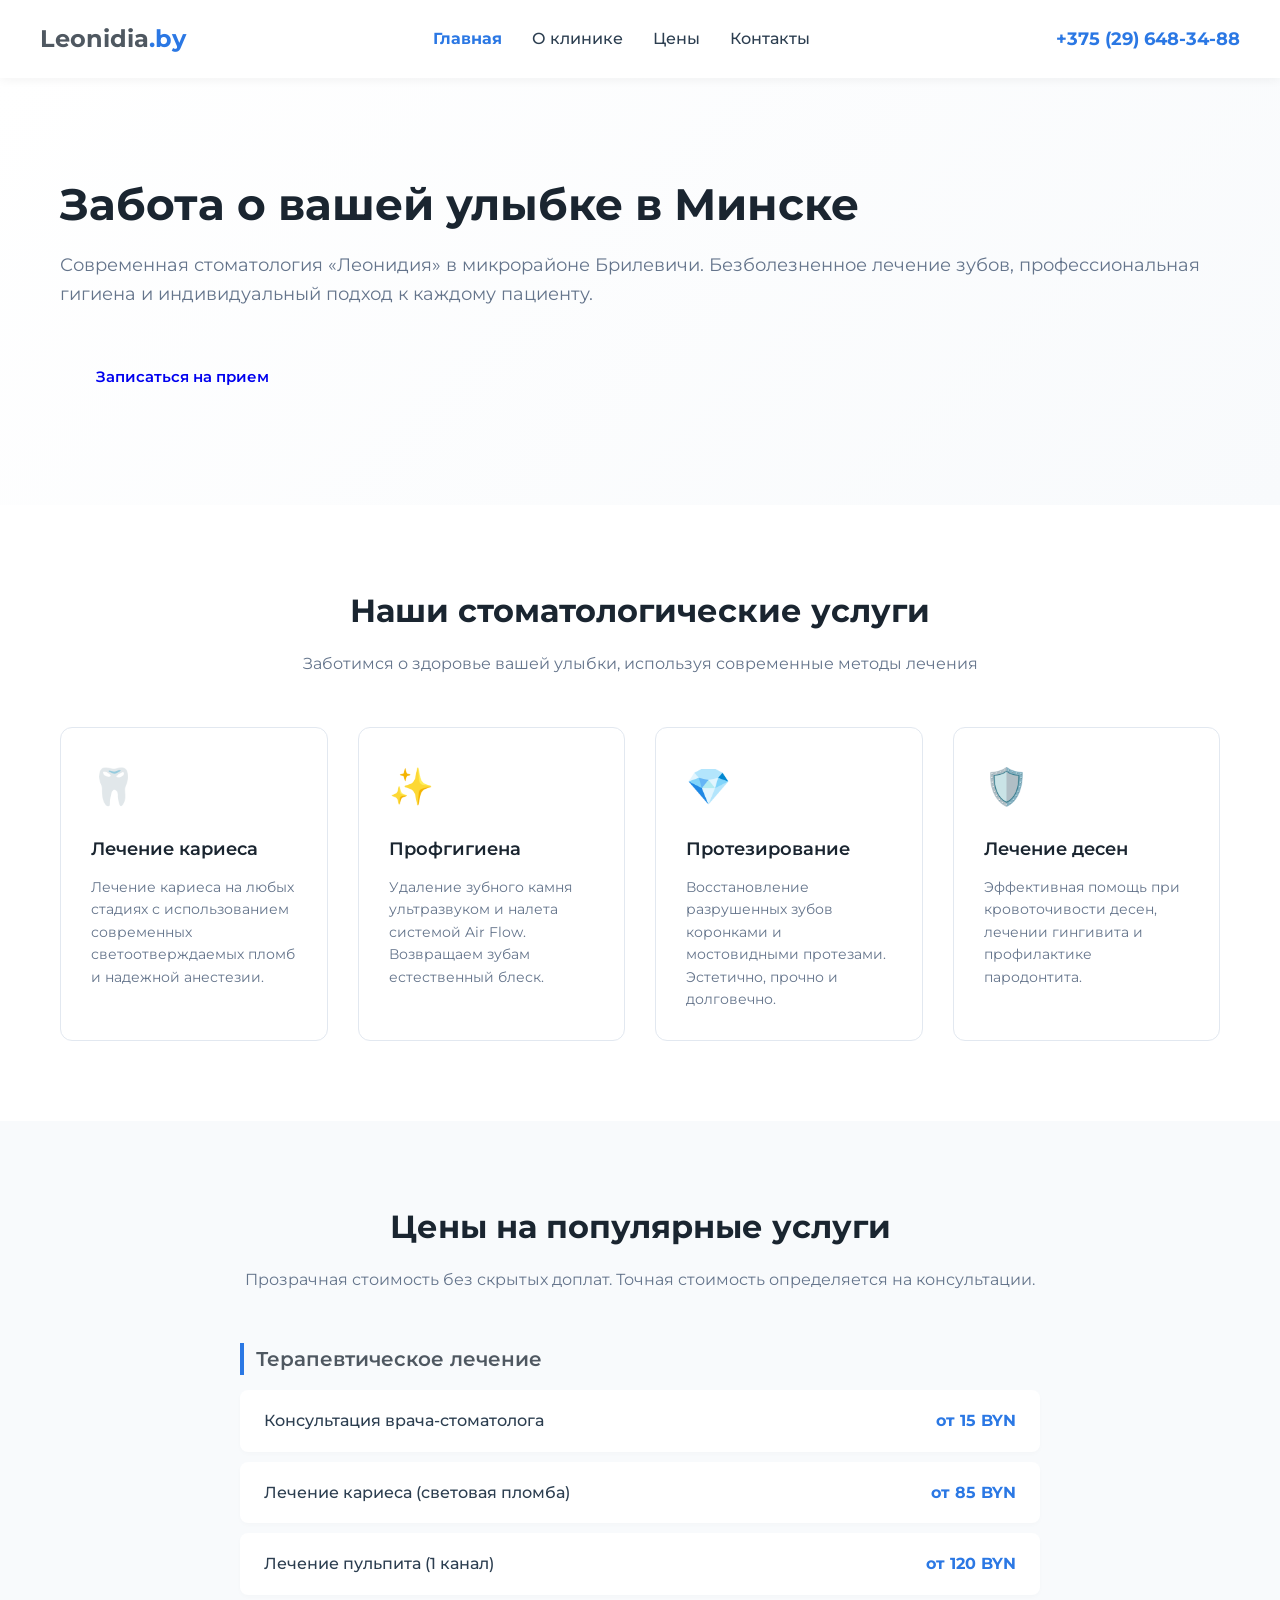
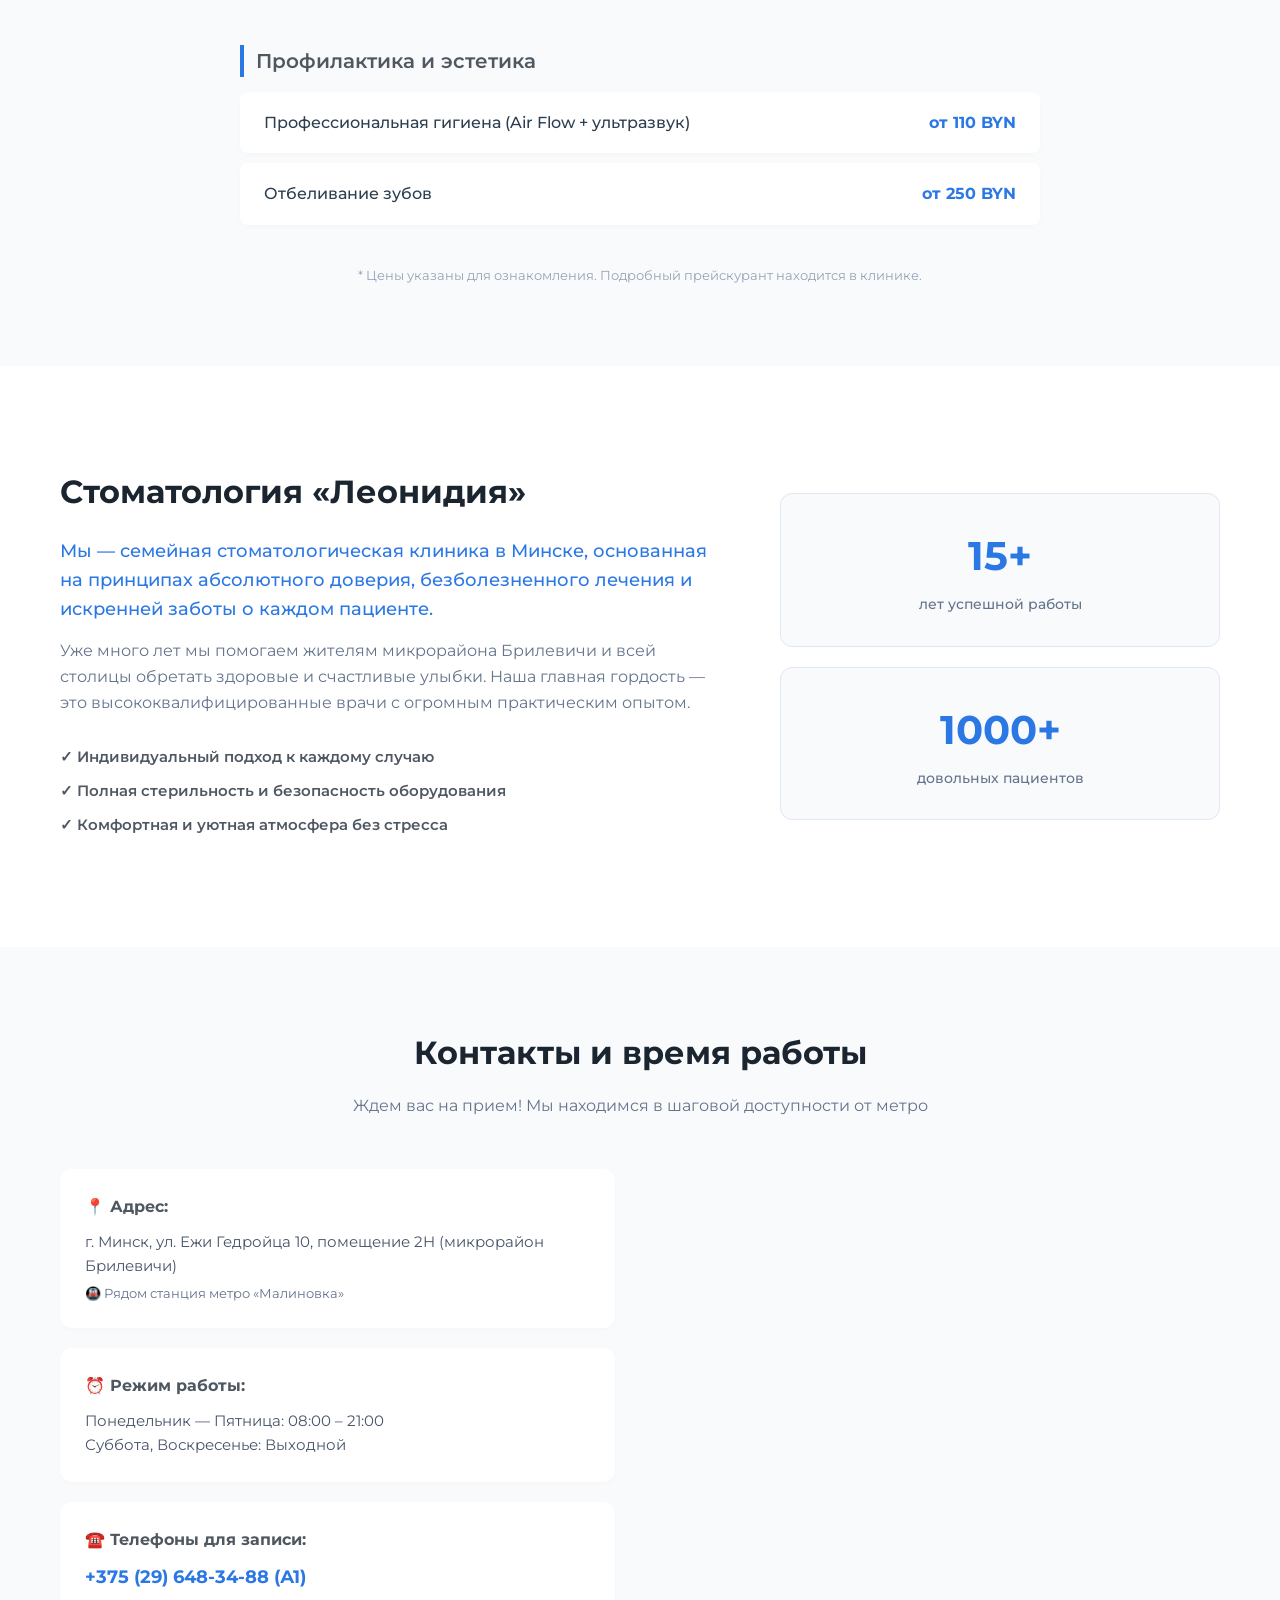
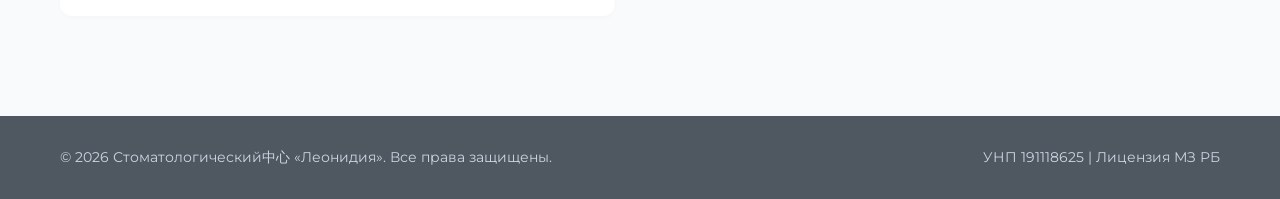
<file: index.html>
<!DOCTYPE html>
<html lang="ru">
<head>
    <meta charset="UTF-8">
    <meta name="viewport" content="width=device-width, initial-scale=1.0">
    <title>Стоматология Леонидия в Минске | Лечение зубов в Брилевичах</title>
    <link rel="preconnect" href="https://fonts.googleapis.com">
    <link rel="preconnect" href="https://fonts.gstatic.com" crossorigin>
    <link href="https://fonts.googleapis.com/css2?family=Montserrat:wght@400;500;600;700&display=swap" rel="stylesheet">
    <link rel="stylesheet" href="style.css">
</head>
<body>

<header class="main-header">
    <div class="container header-flex">
        <div class="logo"><a href="index.html">Leonidia<span>.by</span></a></div>
        <nav class="nav-menu">
            <ul>
                <li><a href="index.html" class="active-page">Главная</a></li>
                <li><a href="about.html">О клинике</a></li>
                <li><a href="prices.html">Цены</a></li>
                <li><a href="index.html#contacts">Контакты</a></li>
            </ul>
        </nav>
        <div class="header-contacts">
            <a href="tel:+375296483488" class="phone-link">+375 (29) 648-34-88</a>
        </div>
    </div>
</header>

<section class="hero-section">
    <div class="container hero-flex">
        <div class="hero-content">
            <h1>Забота о вашей улыбке в Минске</h1>
            <p>Современная стоматология «Леонидия» в микрорайоне Брилевичи. Безболезненное лечение зубов, профессиональная гигиена и индивидуальный подход к каждому пациенту.</p>
            <a href="index.html#contacts" class="btn">Записаться на прием</a>
        </div>
    </div>
</section>

<section id="services" class="services-section">
    <div class="container">
        <div class="section-header">
            <h2>Наши стоматологические услуги</h2>
            <p>Заботимся о здоровье вашей улыбки, используя современные методы лечения</p>
        </div>

        <div class="services-grid">
            <div class="service-card">
                <div class="service-icon">🦷</div>
                <h3>Лечение кариеса</h3>
                <p>Лечение кариеса на любых стадиях с использованием современных светоотверждаемых пломб и надежной анестезии.</p>
            </div>

            <div class="service-card">
                <div class="service-icon">✨</div>
                <h3>Профгигиена</h3>
                <p>Удаление зубного камня ультразвуком и налета системой Air Flow. Возвращаем зубам естественный блеск.</p>
            </div>

            <div class="service-card">
                <div class="service-icon">💎</div>
                <h3>Протезирование</h3>
                <p>Восстановление разрушенных зубов коронками и мостовидными протезами. Эстетично, прочно и долговечно.</p>
            </div>

            <div class="service-card">
                <div class="service-icon">🛡️</div>
                <h3>Лечение десен</h3>
                <p>Эффективная помощь при кровоточивости десен, лечении гингивита и профилактике пародонтита.</p>
            </div>
        </div>
    </div>
</section>

<section id="prices" class="prices-section">
    <div class="container">
        <div class="section-header">
            <h2>Цены на популярные услуги</h2>
            <p>Прозрачная стоимость без скрытых доплат. Точная стоимость определяется на консультации.</p>
        </div>

        <div class="prices-wrapper">
            <div class="price-category">
                <h3>Терапевтическое лечение</h3>
                <div class="price-item">
                    <span class="price-name">Консультация врача-стоматолога</span>
                    <span class="price-value">от 15 BYN</span>
                </div>
                <div class="price-item">
                    <span class="price-name">Лечение кариеса (световая пломба)</span>
                    <span class="price-value">от 85 BYN</span>
                </div>
                <div class="price-item">
                    <span class="price-name">Лечение пульпита (1 канал)</span>
                    <span class="price-value">от 120 BYN</span>
                </div>
            </div>

            <div class="price-category">
                <h3>Профилактика и эстетика</h3>
                <div class="price-item">
                    <span class="price-name">Профессиональная гигиена (Air Flow + ультразвук)</span>
                    <span class="price-value">от 110 BYN</span>
                </div>
                <div class="price-item">
                    <span class="price-name">Отбеливание зубов</span>
                    <span class="price-value">от 250 BYN</span>
                </div>
            </div>
        </div>

        <div class="prices-note">
            <p>* Цены указаны для ознакомления. Подробный прейскурант находится в клинике.</p>
        </div>
    </div>
</section>

<section id="about" class="about-section">
    <div class="container about-grid">
        <div class="about-content">
            <h2>Стоматология «Леонидия»</h2>
            <p class="lead">Мы — семейная стоматологическая клиника в Минске, основанная на принципах абсолютного доверия, безболезненного лечения и искренней заботы о каждом пациенте.</p>
            <p>Уже много лет мы помогаем жителям микрорайона Брилевичи и всей столицы обретать здоровые и счастливые улыбки. Наша главная гордость — это высококвалифицированные врачи с огромным практическим опытом.</p>

            <div class="features-list">
                <div class="feature-item">✓ Индивидуальный подход к каждому случаю</div>
                <div class="feature-item">✓ Полная стерильность и безопасность оборудования</div>
                <div class="feature-item">✓ Комфортная и уютная атмосфера без стресса</div>
            </div>
        </div>
        <div class="about-stats">
            <div class="stat-card">
                <h4>15+</h4>
                <p>лет успешной работы</p>
            </div>
            <div class="stat-card">
                <h4>1000+</h4>
                <p>довольных пациентов</p>
            </div>
        </div>
    </div>
</section>

<section id="contacts" class="contacts-section">
    <div class="container">
        <div class="section-header">
            <h2>Контакты и время работы</h2>
            <p>Ждем вас на прием! Мы находимся в шаговой доступности от метро</p>
        </div>

        <div class="contacts-grid">
            <div class="contacts-info">
                <div class="info-block">
                    <h5>📍 Адрес:</h5>
                    <p>г. Минск, ул. Ежи Гедройца 10, помещение 2H (микрорайон Брилевичи)</p>
                    <p class="sub-text">🚇 Рядом станция метро «Малиновка»</p>
                </div>

                <div class="info-block">
                    <h5>⏰ Режим работы:</h5>
                    <p>Понедельник — Пятница: 08:00 – 21:00</p>
                    <p>Суббота, Воскресенье: Выходной</p>
                </div>

                <div class="info-block">
                    <h5>☎️ Телефоны для записи:</h5>
                    <p><a href="tel:+375296483488" class="contact-phone">+375 (29) 648-34-88 (А1)</a></p>
                </div>
            </div>

            <div class="contacts-map">
                <iframe src="https://yandex.ru/map-widget/v1/?ll=27.478921%2C53.851229&mode=search&oid=1236162634&ol=biz&z=16" width="100%" height="350" frameborder="0" allowfullscreen="true" style="position:relative; border-radius: 12px;"></iframe>
            </div>
        </div>
    </div>
</section>

<footer class="main-footer">
    <div class="container footer-flex">
        <p>© 2026 Стоматологический中心 «Леонидия». Все права защищены.</p>
        <p>УНП 191118625 | Лицензия МЗ РБ</p>
    </div>
</footer>

</body>
</html>
</file>
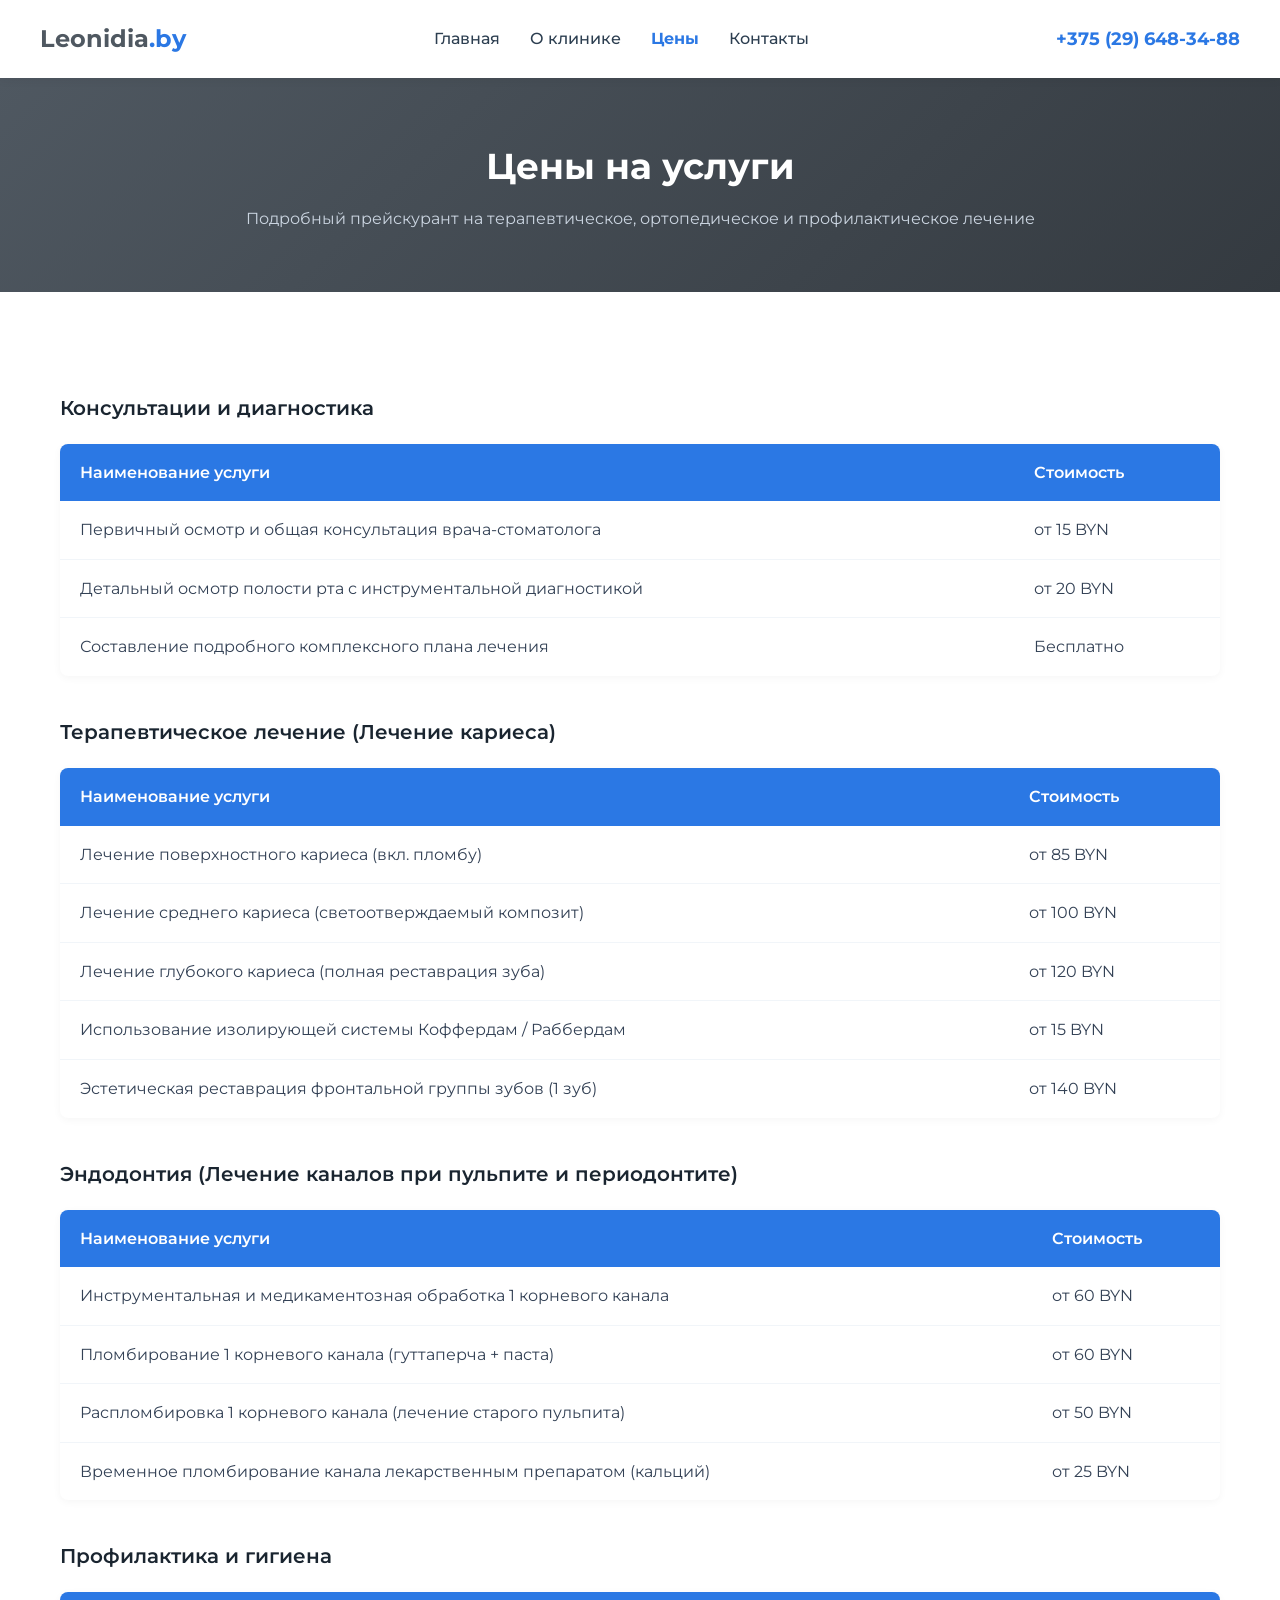
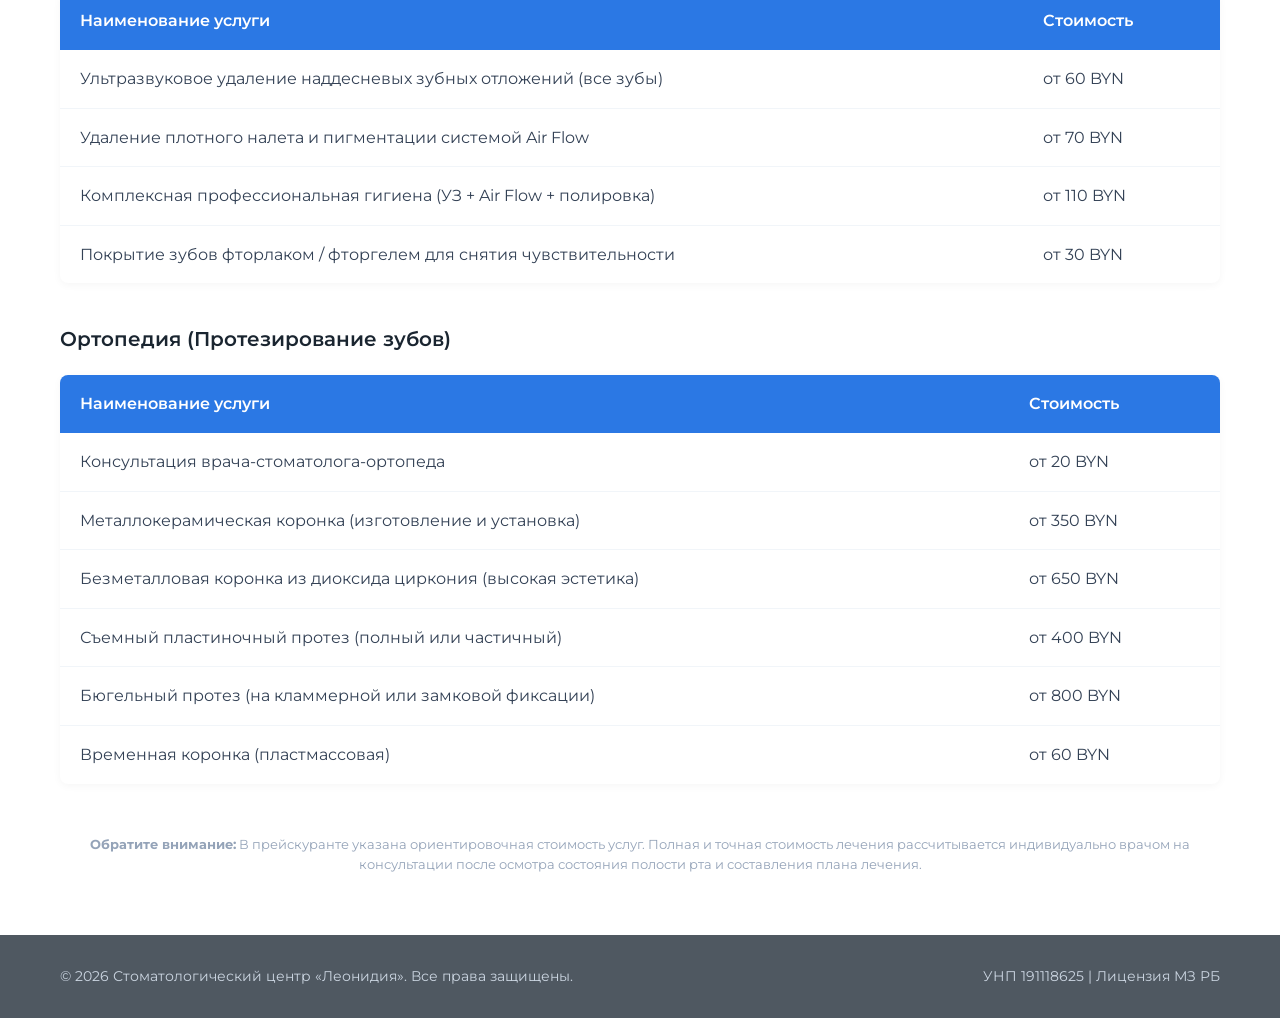
<file: prices.html>
<!DOCTYPE html>
<html lang="ru">
<head>
    <meta charset="UTF-8">
    <meta name="viewport" content="width=device-width, initial-scale=1.0">
    <title>Цены на услуги | Стоматология «Леонидия»</title>
    <link rel="preconnect" href="https://fonts.googleapis.com">
    <link rel="preconnect" href="https://fonts.gstatic.com" crossorigin>
    <link href="https://fonts.googleapis.com/css2?family=Montserrat:wght@400;500;600;700&display=swap" rel="stylesheet">
    <link rel="stylesheet" href="style.css">
</head>
<body>

<header class="main-header">
    <div class="container header-flex">
        <div class="logo"><a href="index.html">Leonidia<span>.by</span></a></div>
        <nav class="nav-menu">
            <ul>
                <li><a href="index.html">Главная</a></li>
                <li><a href="about.html">О клинике</a></li>
                <li><a href="prices.html" class="active-page">Цены</a></li>
                <li><a href="index.html#contacts">Контакты</a></li>
            </ul>
        </nav>
        <div class="header-contacts">
            <a href="tel:+375296483488" class="phone-link">+375 (29) 648-34-88</a>
        </div>
    </div>
</header>

<section class="page-banner">
    <div class="container">
        <h1>Цены на услуги</h1>
        <p>Подробный прейскурант на терапевтическое, ортопедическое и профилактическое лечение</p>
    </div>
</section>

<section class="prices-page-content">
    <div class="container">

        <h3 class="table-title">Консультации и диагностика</h3>
        <table class="modern-table">
            <thead>
            <tr>
                <th>Наименование услуги</th>
                <th>Стоимость</th>
            </tr>
            </thead>
            <tbody>
            <tr>
                <td>Первичный осмотр и общая консультация врача-стоматолога</td>
                <td>от 15 BYN</td>
            </tr>
            <tr>
                <td>Детальный осмотр полости рта с инструментальной диагностикой</td>
                <td>от 20 BYN</td>
            </tr>
            <tr>
                <td>Составление подробного комплексного плана лечения</td>
                <td>Бесплатно</td>
            </tr>
            </tbody>
        </table>

        <h3 class="table-title">Терапевтическое лечение (Лечение кариеса)</h3>
        <table class="modern-table">
            <thead>
            <tr>
                <th>Наименование услуги</th>
                <th>Стоимость</th>
            </tr>
            </thead>
            <tbody>
            <tr>
                <td>Лечение поверхностного кариеса (вкл. пломбу)</td>
                <td>от 85 BYN</td>
            </tr>
            <tr>
                <td>Лечение среднего кариеса (светоотверждаемый композит)</td>
                <td>от 100 BYN</td>
            </tr>
            <tr>
                <td>Лечение глубокого кариеса (полная реставрация зуба)</td>
                <td>от 120 BYN</td>
            </tr>
            <tr>
                <td>Использование изолирующей системы Коффердам / Раббердам</td>
                <td>от 15 BYN</td>
            </tr>
            <tr>
                <td>Эстетическая реставрация фронтальной группы зубов (1 зуб)</td>
                <td>от 140 BYN</td>
            </tr>
            </tbody>
        </table>

        <h3 class="table-title">Эндодонтия (Лечение каналов при пульпите и периодонтите)</h3>
        <table class="modern-table">
            <thead>
            <tr>
                <th>Наименование услуги</th>
                <th>Стоимость</th>
            </tr>
            </thead>
            <tbody>
            <tr>
                <td>Инструментальная и медикаментозная обработка 1 корневого канала</td>
                <td>от 60 BYN</td>
            </tr>
            <tr>
                <td>Пломбирование 1 корневого канала (гуттаперча + паста)</td>
                <td>от 60 BYN</td>
            </tr>
            <tr>
                <td>Распломбировка 1 корневого канала (лечение старого пульпита)</td>
                <td>от 50 BYN</td>
            </tr>
            <tr>
                <td>Временное пломбирование канала лекарственным препаратом (кальций)</td>
                <td>от 25 BYN</td>
            </tr>
            </tbody>
        </table>

        <h3 class="table-title">Профилактика и гигиена</h3>
        <table class="modern-table">
            <thead>
            <tr>
                <th>Наименование услуги</th>
                <th>Стоимость</th>
            </tr>
            </thead>
            <tbody>
            <tr>
                <td>Ультразвуковое удаление наддесневых зубных отложений (все зубы)</td>
                <td>от 60 BYN</td>
            </tr>
            <tr>
                <td>Удаление плотного налета и пигментации системой Air Flow</td>
                <td>от 70 BYN</td>
            </tr>
            <tr>
                <td>Комплексная профессиональная гигиена (УЗ + Air Flow + полировка)</td>
                <td>от 110 BYN</td>
            </tr>
            <tr>
                <td>Покрытие зубов фторлаком / фторгелем для снятия чувствительности</td>
                <td>от 30 BYN</td>
            </tr>
            </tbody>
        </table>

        <h3 class="table-title">Ортопедия (Протезирование зубов)</h3>
        <table class="modern-table">
            <thead>
            <tr>
                <th>Наименование услуги</th>
                <th>Стоимость</th>
            </tr>
            </thead>
            <tbody>
            <tr>
                <td>Консультация врача-стоматолога-ортопеда</td>
                <td>от 20 BYN</td>
            </tr>
            <tr>
                <td>Металлокерамическая коронка (изготовление и установка)</td>
                <td>от 350 BYN</td>
            </tr>
            <tr>
                <td>Безметалловая коронка из диоксида циркония (высокая эстетика)</td>
                <td>от 650 BYN</td>
            </tr>
            <tr>
                <td>Съемный пластиночный протез (полный или частичный)</td>
                <td>от 400 BYN</td>
            </tr>
            <tr>
                <td>Бюгельный протез (на кламмерной или замковой фиксации)</td>
                <td>от 800 BYN</td>
            </tr>
            <tr>
                <td>Временная коронка (пластмассовая)</td>
                <td>от 60 BYN</td>
            </tr>
            </tbody>
        </table>

        <div class="prices-note" style="margin-top: 50px; text-align: center;">
            <p><strong>Обратите внимание:</strong> В прейскуранте указана ориентировочная стоимость услуг. Полная и точная стоимость лечения рассчитывается индивидуально врачом на консультации после осмотра состояния полости рта и составления плана лечения.</p>
        </div>

    </div>
</section>

<footer class="main-footer">
    <div class="container footer-flex">
        <p>© 2026 Стоматологический центр «Леонидия». Все права защищены.</p>
        <p>УНП 191118625 | Лицензия МЗ РБ</p>
    </div>
</footer>

</body>
</html>
</file>
<file: style.css>
/* Настройки темы и обнуление */
:root {
    --primary-color: #2b78e4;     /* Мягкий стоматологический синий */
    --secondary-color: #4f5861;   /* Графитовый для акцентов */
    --text-color: #2c3e50;        /* Глубокий темный для хорошей читаемости текста */
    --bg-light: #f8fafc;          /* Светлый стерильный фон */
    --white: #ffffff;
    --transition: all 0.3s ease;
}

* {
    box-sizing: border-box;
    margin: 0;
    padding: 0;
}

body {
    font-family: 'Montserrat', sans-serif;
    color: var(--text-color);
    background-color: var(--white);
    line-height: 1.6;
}

.container {
    max-width: 1200px;
    margin: 0 auto;
    padding: 0 20px;
}

/* Шапка сайта */
.main-header {
    background-color: var(--white);
    box-shadow: 0 2px 10px rgba(0,0,0,0.05);
    position: sticky;
    top: 0;
    z-index: 100;
}

.header-flex {
    display: flex;
    justify-content: space-between;
    align-items: center;
    padding: 20px 0;
}

.logo a {
    font-size: 24px;
    font-weight: 700;
    color: var(--secondary-color);
    text-decoration: none;
}

.logo a span {
    color: var(--primary-color);
}

.nav-menu ul {
    display: flex;
    list-style: none;
    gap: 30px;
}

.nav-menu a {
    text-decoration: none;
    color: var(--text-color);
    font-weight: 500;
    transition: var(--transition);
}

.nav-menu a:hover {
    color: var(--primary-color);
}

.phone-link {
    font-weight: 700;
    color: var(--primary-color);
    text-decoration: none;
    font-size: 18px;
}

/* Главный экран */
.hero-section {
    background: linear-gradient(135deg, #ffffff 0%, var(--bg-light) 100%);
    padding: 100px 0;
    overflow: hidden;
}

.hero-grid {
    display: grid;
    grid-template-columns: 1fr 1fr;
    align-items: center;
    gap: 50px;
}

.badge {
    display: inline-block;
    background-color: rgba(43, 120, 228, 0.1);
    color: var(--primary-color);
    padding: 6px 16px;
    border-radius: 50px;
    font-size: 14px;
    font-weight: 600;
    margin-bottom: 20px;
}

.hero-content h1 {
    font-size: 44px;
    font-weight: 700;
    line-height: 1.2;
    margin-bottom: 20px;
    color: #1a2530;
}

.hero-content h1 span {
    color: var(--primary-color);
}

.hero-content p {
    font-size: 18px;
    color: #64748b;
    margin-bottom: 40px;
}

.hero-actions {
    display: flex;
    gap: 20px;
}

/* Кнопки */
.btn {
    display: inline-block;
    padding: 16px 36px;
    border-radius: 8px;
    font-weight: 600;
    text-decoration: none;
    transition: var(--transition);
    font-size: 15px;
}

.btn-primary {
    background-color: var(--primary-color);
    color: var(--white);
    box-shadow: 0 4px 14px rgba(43, 120, 228, 0.3);
}

.btn-primary:hover {
    background-color: #1a62c6;
    transform: translateY(-2px);
}

.btn-secondary {
    background-color: transparent;
    color: var(--text-color);
    border: 2px solid #e2e8f0;
}

.btn-secondary:hover {
    background-color: #e2e8f0;
}

/* Заглушка для фото */
.image-placeholder {
    width: 100%;
    height: 400px;
    background: #e2e8f0;
    border-radius: 20px;
    position: relative;
}
/* Секция Услуг */
.services-section {
    padding: 80px 0;
    background-color: var(--white);
}

.section-header {
    text-align: center;
    margin-bottom: 50px;
}

.section-header h2 {
    font-size: 32px;
    font-weight: 700;
    color: #1a2530;
    margin-bottom: 15px;
}

.section-header p {
    color: #64748b;
    font-size: 16px;
}

/* Сетка для карточек */
.services-grid {
    display: grid;
    grid-template-columns: repeat(4, 1fr); /* 4 колонки в ряд */
    gap: 30px;
}

/* Сама карточка */
.service-card {
    background-color: var(--white);
    border: 1px solid #e2e8f0;
    border-radius: 12px;
    padding: 30px;
    transition: var(--transition);
    cursor: pointer;
}

/* Эффект при наведении */
.service-card:hover {
    transform: translateY(-5px);
    box-shadow: 0 10px 25px rgba(43, 120, 228, 0.1);
    border-color: rgba(43, 120, 228, 0.3);
}

.service-icon {
    font-size: 36px;
    margin-bottom: 20px;
}

.service-card h3 {
    font-size: 18px;
    font-weight: 600;
    margin-bottom: 12px;
    color: #1a2530;
}

.service-card p {
    font-size: 14px;
    color: #64748b;
    line-height: 1.6;
}

/* Адаптивность под планшеты и мобилки */
@media (max-width: 992px) {
    .services-grid {
        grid-template-columns: repeat(2, 1fr); /* На планшетах по 2 в ряд */
    }
}

@media (max-width: 576px) {
    .services-grid {
        grid-template-columns: 1fr; /* На мобилках по 1 в ряд */
    }
}

/* Адаптивность для мобильных */
@media (max-width: 992px) {
    .hero-grid {
        grid-template-columns: 1fr;
        text-align: center;
    }
    .hero-actions {
        justify-content: center;
    }
    .nav-menu {
        display: none; /* Для полноценного мобильного меню нужен будет бургер */
    }
    .hero-content h1 {
        font-size: 32px;
    }
}
/* Секция цен */
.prices-section {
    padding: 80px 0;
    background-color: var(--bg-light); /* Меняем фон на светло-серый для контраста */
}

.prices-wrapper {
    max-width: 800px;
    margin: 0 auto;
    display: flex;
    flex-direction: column;
    gap: 40px;
}

.price-category h3 {
    font-size: 20px;
    font-weight: 600;
    color: var(--secondary-color);
    margin-bottom: 15px;
    border-left: 4px solid var(--primary-color);
    padding-left: 12px;
}

.price-item {
    display: flex;
    justify-content: space-between;
    align-items: center;
    background: var(--white);
    padding: 18px 24px;
    border-radius: 8px;
    margin-bottom: 10px;
    box-shadow: 0 2px 5px rgba(0,0,0,0.02);
}

.price-name {
    font-weight: 500;
    color: var(--text-color);
}

.price-value {
    font-weight: 700;
    color: var(--primary-color);
    white-space: nowrap;
}

.prices-note {
    text-align: center;
    margin-top: 30px;
    font-size: 13px;
    color: #94a3b8;
}
/* Секция О нас */
.about-section {
    padding: 100px 0;
    background-color: var(--white);
}

.about-grid {
    display: grid;
    grid-template-columns: 1.2fr 0.8fr;
    gap: 60px;
    align-items: center;
}

.about-content h2 {
    font-size: 32px;
    font-weight: 700;
    margin-bottom: 20px;
    color: #1a2530;
}

.about-content .lead {
    font-size: 18px;
    font-weight: 500;
    color: var(--primary-color);
    margin-bottom: 15px;
}

.about-content p {
    color: #64748b;
    margin-bottom: 20px;
}

.features-list {
    margin-top: 30px;
}

.feature-item {
    font-weight: 600;
    color: var(--secondary-color);
    margin-bottom: 10px;
    font-size: 15px;
}

.about-stats {
    display: flex;
    flex-direction: column;
    gap: 20px;
}

.stat-card {
    background-color: var(--bg-light);
    padding: 30px;
    border-radius: 12px;
    text-align: center;
    border: 1px solid #e2e8f0;
}

.stat-card h4 {
    font-size: 40px;
    color: var(--primary-color);
    font-weight: 700;
    margin-bottom: 5px;
}

.stat-card p {
    font-size: 14px;
    color: #64748b;
    font-weight: 500;
}

/* Секция контактов */
.contacts-section {
    padding: 80px 0;
    background-color: var(--bg-light);
}

.contacts-grid {
    display: grid;
    grid-template-columns: 1fr 1fr;
    gap: 50px;
    align-items: start;
}

.info-block {
    background: var(--white);
    padding: 25px;
    border-radius: 12px;
    margin-bottom: 20px;
    box-shadow: 0 2px 5px rgba(0,0,0,0.02);
}

.info-block h5 {
    font-size: 16px;
    font-weight: 700;
    color: var(--secondary-color);
    margin-bottom: 10px;
}

.info-block p {
    color: #475569;
    font-size: 15px;
}

.info-block .sub-text {
    font-size: 13px;
    color: #64748b;
    margin-top: 5px;
}

.contact-phone {
    font-size: 18px;
    font-weight: 700;
    color: var(--primary-color);
    text-decoration: none;
}

/* Подвал */
.main-footer {
    background-color: var(--secondary-color);
    color: #cbd5e1;
    padding: 30px 0;
    font-size: 14px;
}

.footer-flex {
    display: flex;
    justify-content: space-between;
    flex-wrap: wrap;
    gap: 15px;
}

/* Адаптивность для планшетов и мобильных устройств */
@media (max-width: 768px) {
    .about-grid, .contacts-grid {
        grid-template-columns: 1fr;
        gap: 40px;
    }
    .footer-flex {
        flex-direction: column;
        text-align: center;
    }
}
/* Стили для внутренних страниц */
.page-banner {
    background: linear-gradient(135deg, var(--secondary-color) 0%, #343a40 100%);
    color: var(--white);
    padding: 60px 0;
    text-align: center;
}

.page-banner h1 {
    font-size: 36px;
    font-weight: 700;
    margin-bottom: 10px;
}

.page-banner p {
    color: #cbd5e1;
    font-size: 16px;
}

.about-page-content, .prices-page-content {
    padding: 60px 0;
}

.about-text-block {
    max-width: 800px;
    margin-bottom: 40px;
}

.about-text-block h3 {
    font-size: 24px;
    margin-bottom: 15px;
    color: #1a2530;
}

/* Сетка документов */
.docs-grid {
    display: grid;
    grid-template-columns: repeat(3, 1fr);
    gap: 30px;
    margin-top: 40px;
}

.doc-card {
    background: var(--bg-light);
    border: 1px solid #e2e8f0;
    border-radius: 8px;
    padding: 25px;
    text-align: center;
}

.doc-icon {
    font-size: 40px;
    margin-bottom: 15px;
}

.doc-card h5 {
    font-size: 16px;
    font-weight: 700;
    margin-bottom: 10px;
    color: var(--secondary-color);
}

.doc-card p {
    font-size: 14px;
    color: #64748b;
}

/* Современные таблицы цен */
.table-title {
    font-size: 20px;
    font-weight: 600;
    margin: 40px 0 20px;
    color: #1a2530;
}

.modern-table {
    width: 100%;
    border-collapse: collapse;
    background: var(--white);
    border-radius: 8px;
    overflow: hidden;
    box-shadow: 0 2px 8px rgba(0,0,0,0.04);
    margin-bottom: 20px;
}

.modern-table th, .modern-table td {
    padding: 16px 20px;
    text-align: left;
}

.modern-table th {
    background-color: var(--primary-color);
    color: var(--white);
    font-weight: 600;
}

.modern-table td {
    border-bottom: 1px solid #f1f5f9;
    color: #334155;
}

.modern-table tr:last-child td {
    border-bottom: none;
}

/* Подсветка активной страницы в меню */
.nav-menu a.active-page {
    color: var(--primary-color);
    font-weight: 700;
}

/* Адаптивность для таблиц и доков */
@media (max-width: 768px) {
    .docs-grid {
        grid-template-columns: 1fr;
    }
    .modern-table th, .modern-table td {
        padding: 12px 15px;
        font-size: 14px;
    }
}
/* --- СТИЛИ ДЛЯ ОБНОВЛЕННОГО БЛОКА СПЕЦИАЛИСТОВ --- */

/* Адаптивность для карточек врачей */
@media (max-width: 768px) {
    .team-section div[style*="display: flex"] {
        flex-direction: column !important;
        text-align: center !important;
        padding: 25px 20px !important;
    }
    .team-section div[style*="text-align: left"] {
        text-align: center !important;
    }
    .team-section details {
        text-align: left !important;
    }
}

/* Красивое оформление раскрывающихся списков курсов */
.team-section details {
    transition: all 0.3s ease;
}

.team-section details summary {
    list-style: none; /* Убираем стандартную стрелочку в Chrome/Firefox */
    position: relative;
    padding-left: 25px;
    user-select: none;
}

/* Убираем стандартную стрелочку в Safari */
.team-section details summary::-webkit-details-marker {
    display: none;
}

/* Создаем свою красивую стрелочку перед текстом */
.team-section details summary::before {
    content: "▶";
    position: absolute;
    left: 0;
    top: 50%;
    transform: translateY(-50%);
    font-size: 10px;
    color: var(--primary-color);
    transition: transform 0.2s ease;
}

/* Поворачиваем стрелочку при раскрытии списка */
.team-section details[open] summary::before {
    transform: translateY(-50%) rotate(90deg);
}

/* Небольшой интерактив при наведении на плашку */
.team-section details:hover {
    border-color: var(--primary-color) !important;
    background-color: #f1f5f9 !important;
}
</file>
